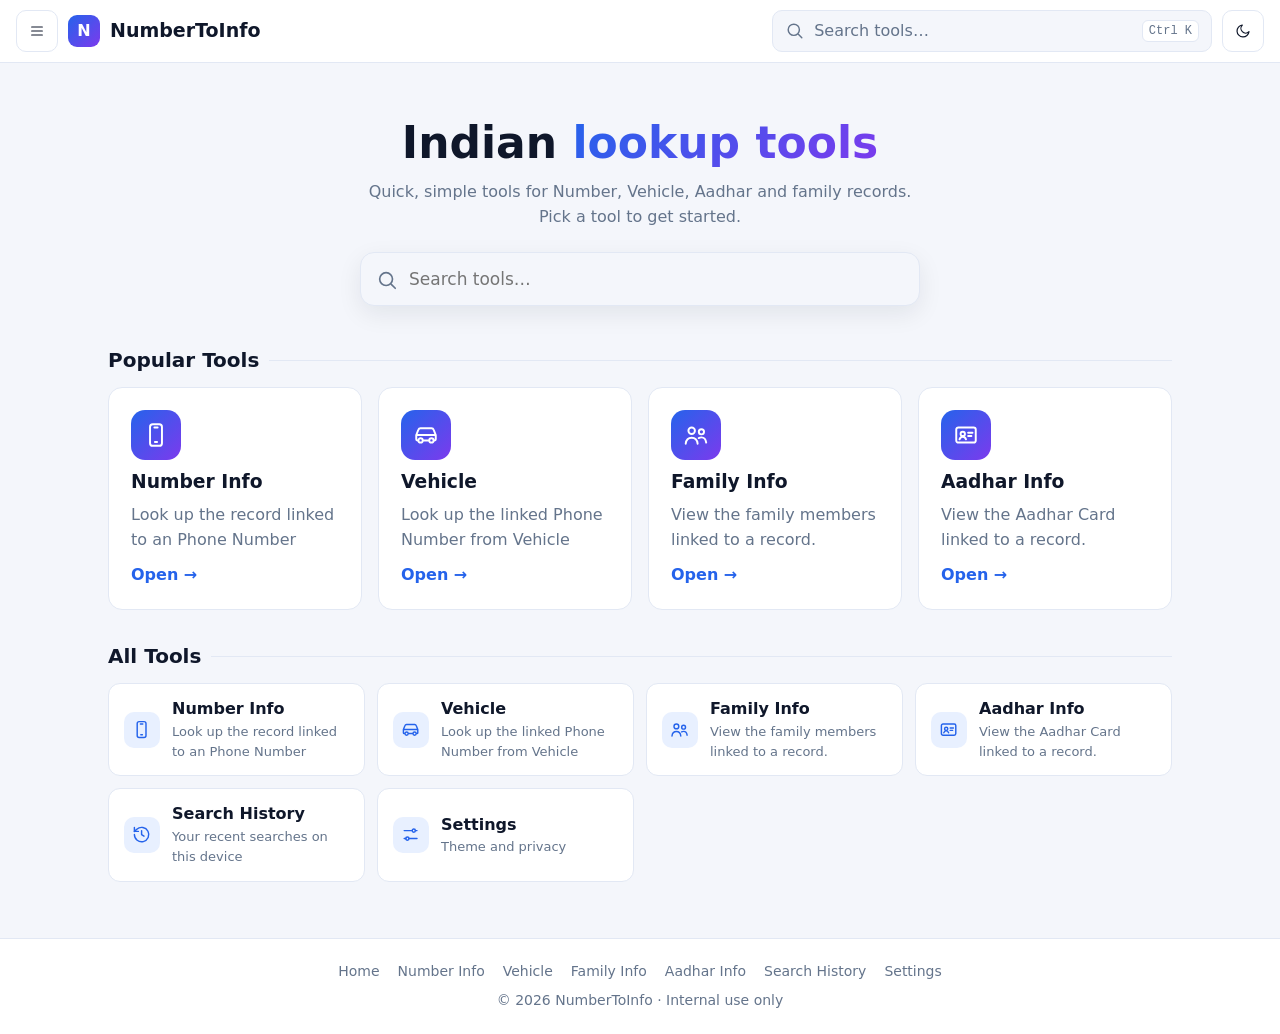
<file: index.html>
<!doctype html>
<html lang="en">
<head>
<meta charset="utf-8">
<meta name="viewport" content="width=device-width, initial-scale=1">
<meta name="robots" content="noindex, nofollow">
<title>Home · Number to Info</title>
<link rel="stylesheet" href="assets/css/style.css">
<script>try{var t=localStorage.getItem('portal_theme');if(t==='dark'||(t==='system'&&matchMedia('(prefers-color-scheme: dark)').matches))document.documentElement.setAttribute('data-theme','dark')}catch(e){}</script>
</head>
<body data-page="home">
<main id="page" class="container"><noscript>This site needs JavaScript.</noscript></main>
<script src="assets/js/config.js"></script>
<script src="assets/js/app.js"></script>
</body>
</html>
</file>
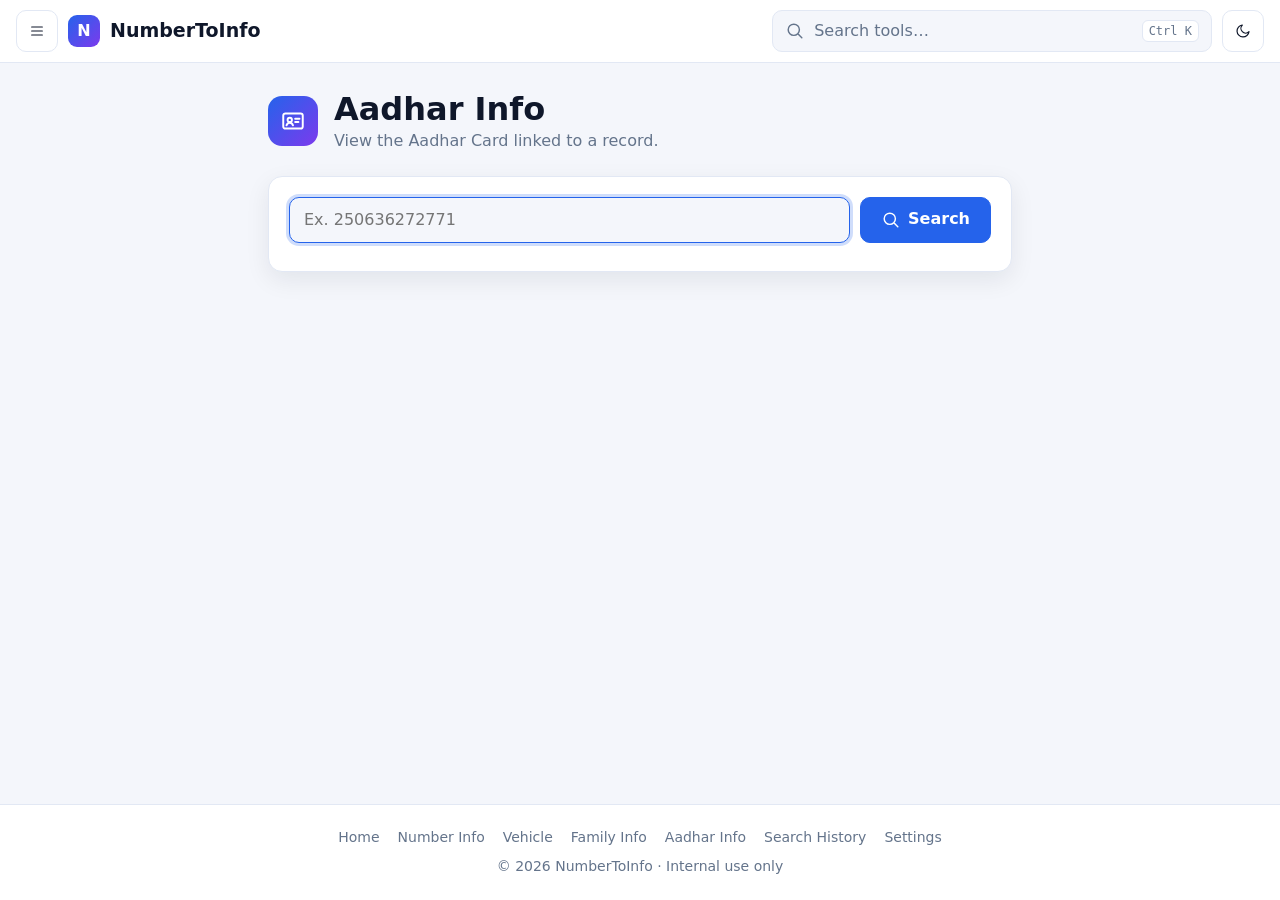
<file: adhar-info.html>
<!doctype html>
<html lang="en">
<head>
<meta charset="utf-8">
<meta name="viewport" content="width=device-width, initial-scale=1">
<meta name="robots" content="noindex, nofollow">
<title>Aadhar Info · Number to Info</title>
<link rel="stylesheet" href="assets/css/style.css">
<script>try{var t=localStorage.getItem('portal_theme');if(t==='dark'||(t==='system'&&matchMedia('(prefers-color-scheme: dark)').matches))document.documentElement.setAttribute('data-theme','dark')}catch(e){}</script>
</head>
<body data-page="aadhar">
<main id="page" class="container narrow"><noscript>This site needs JavaScript.</noscript></main>
<script src="assets/js/config.js"></script>
<script src="assets/js/app.js"></script>
</body>
</html>
</file>
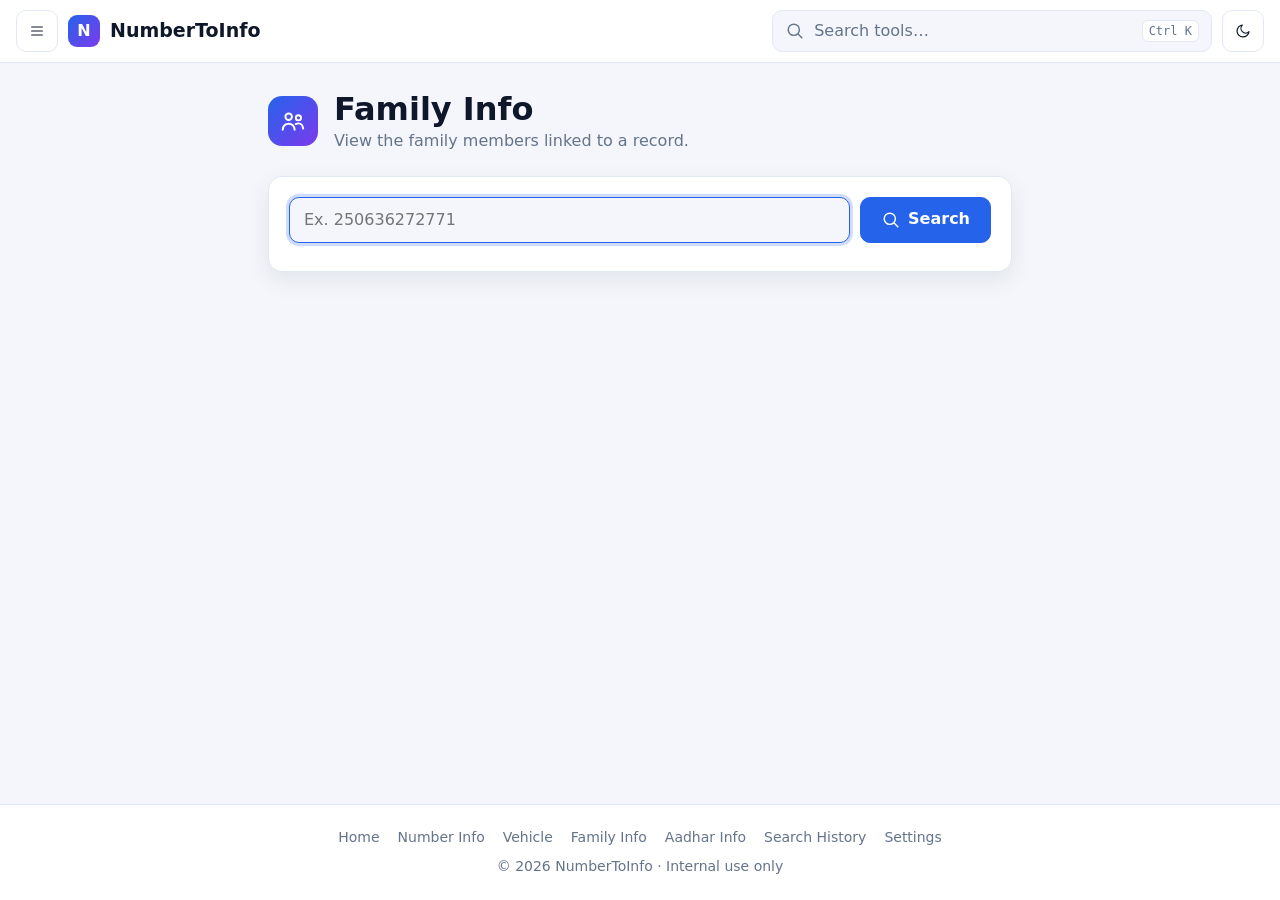
<file: family-info.html>
<!doctype html>
<html lang="en">
<head>
<meta charset="utf-8">
<meta name="viewport" content="width=device-width, initial-scale=1">
<meta name="robots" content="noindex, nofollow">
<title>Family Info · Number to Info</title>
<link rel="stylesheet" href="assets/css/style.css">
<script>try{var t=localStorage.getItem('portal_theme');if(t==='dark'||(t==='system'&&matchMedia('(prefers-color-scheme: dark)').matches))document.documentElement.setAttribute('data-theme','dark')}catch(e){}</script>
</head>
<body data-page="family">
<main id="page" class="container narrow"><noscript>This site needs JavaScript.</noscript></main>
<script src="assets/js/config.js"></script>
<script src="assets/js/app.js"></script>
</body>
</html>
</file>
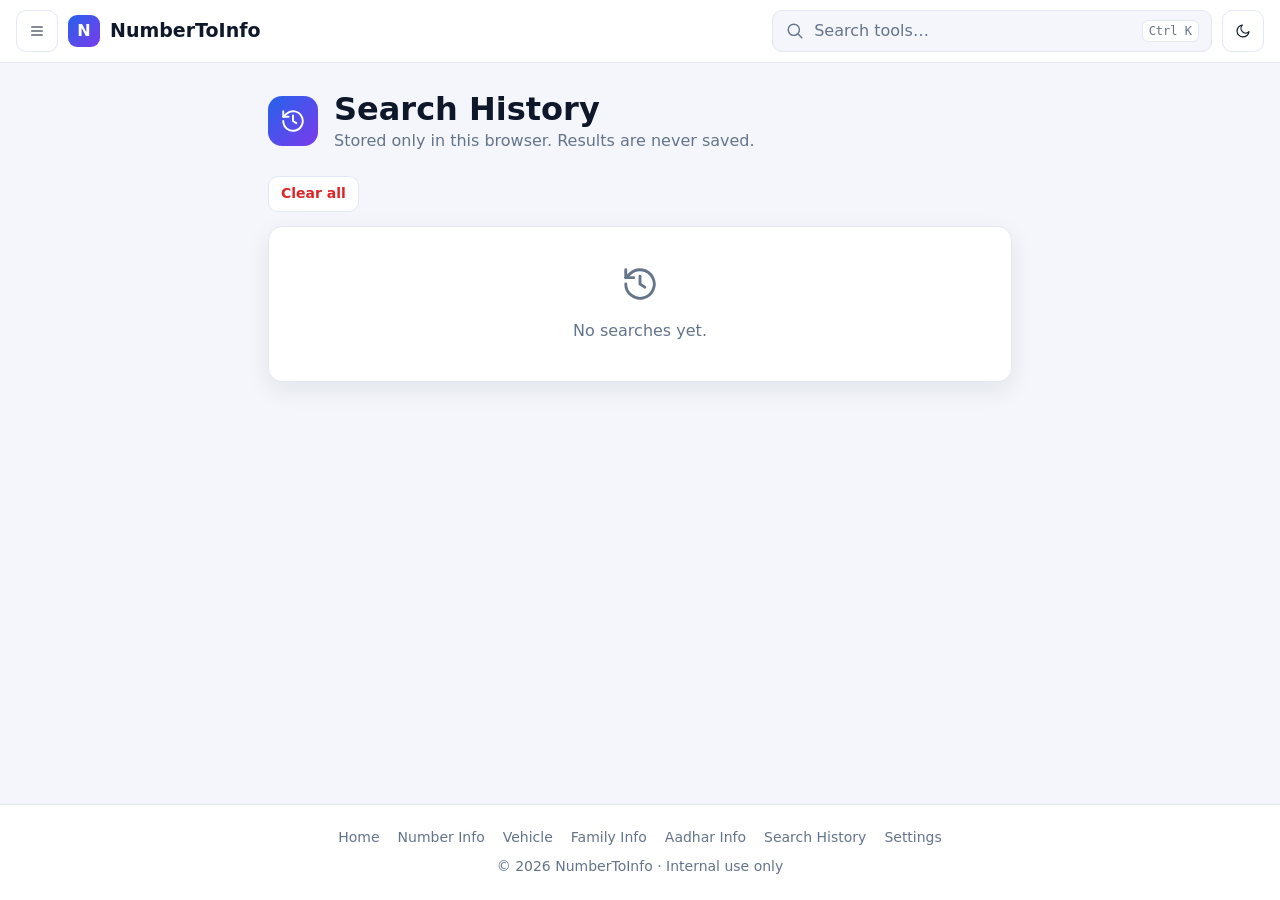
<file: history.html>
<!doctype html>
<html lang="en">
<head>
<meta charset="utf-8">
<meta name="viewport" content="width=device-width, initial-scale=1">
<meta name="robots" content="noindex, nofollow">
<title>Search History · Number to Info</title>
<link rel="stylesheet" href="assets/css/style.css">
<script>try{var t=localStorage.getItem('portal_theme');if(t==='dark'||(t==='system'&&matchMedia('(prefers-color-scheme: dark)').matches))document.documentElement.setAttribute('data-theme','dark')}catch(e){}</script>
</head>
<body data-page="history">
<main id="page" class="container narrow"><noscript>This site needs JavaScript.</noscript></main>
<script src="assets/js/config.js"></script>
<script src="assets/js/app.js"></script>
</body>
</html>
</file>
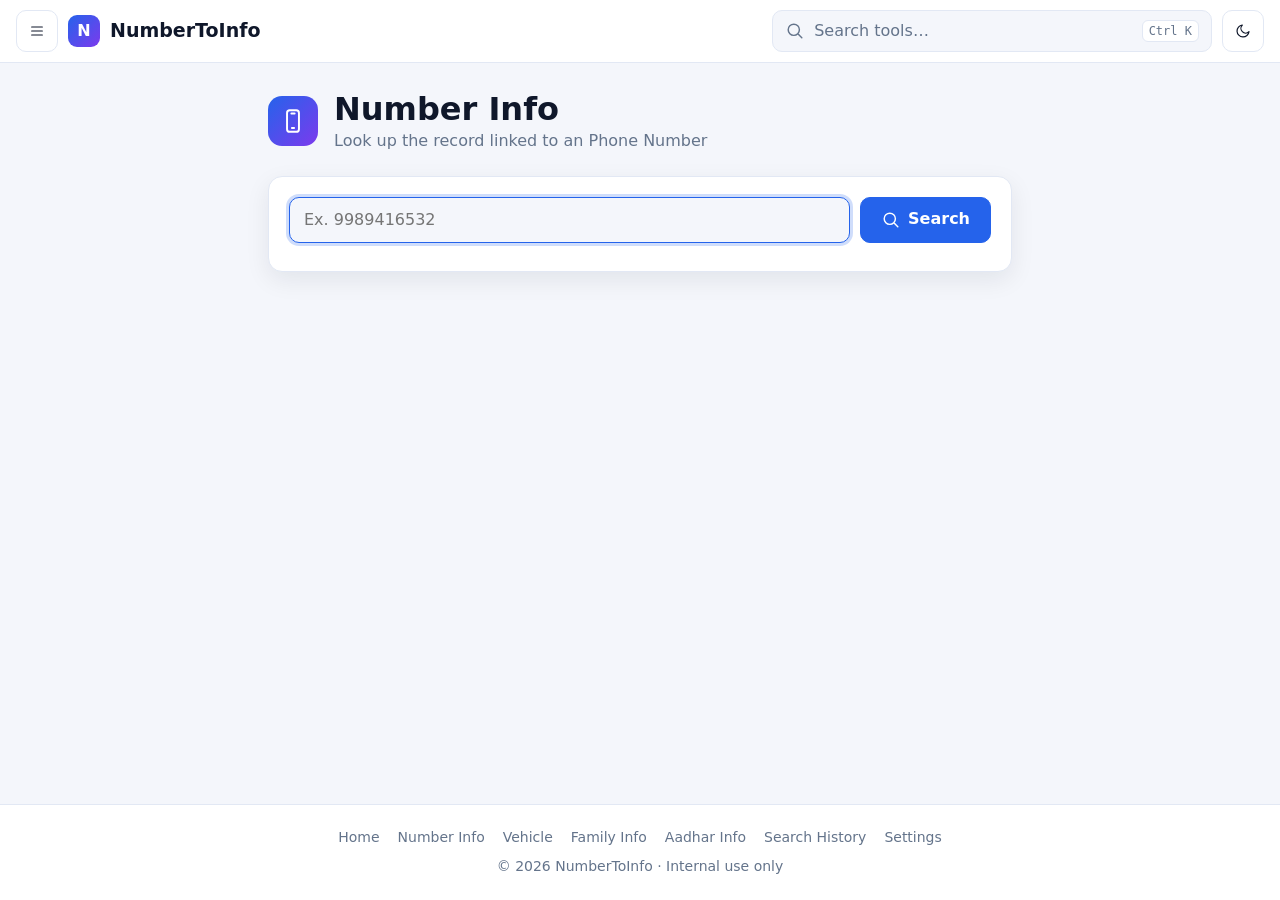
<file: id-info.html>
<!doctype html>
<html lang="en">
<head>
<meta charset="utf-8">
<meta name="viewport" content="width=device-width, initial-scale=1">
<meta name="robots" content="noindex, nofollow">
<title>Number Info · Number to Info</title>
<link rel="stylesheet" href="assets/css/style.css">
<script>try{var t=localStorage.getItem('portal_theme');if(t==='dark'||(t==='system'&&matchMedia('(prefers-color-scheme: dark)').matches))document.documentElement.setAttribute('data-theme','dark')}catch(e){}</script>
</head>
<body data-page="id">
<main id="page" class="container narrow"><noscript>This site needs JavaScript.</noscript></main>
<script src="assets/js/config.js"></script>
<script src="assets/js/app.js"></script>
</body>
</html>
</file>
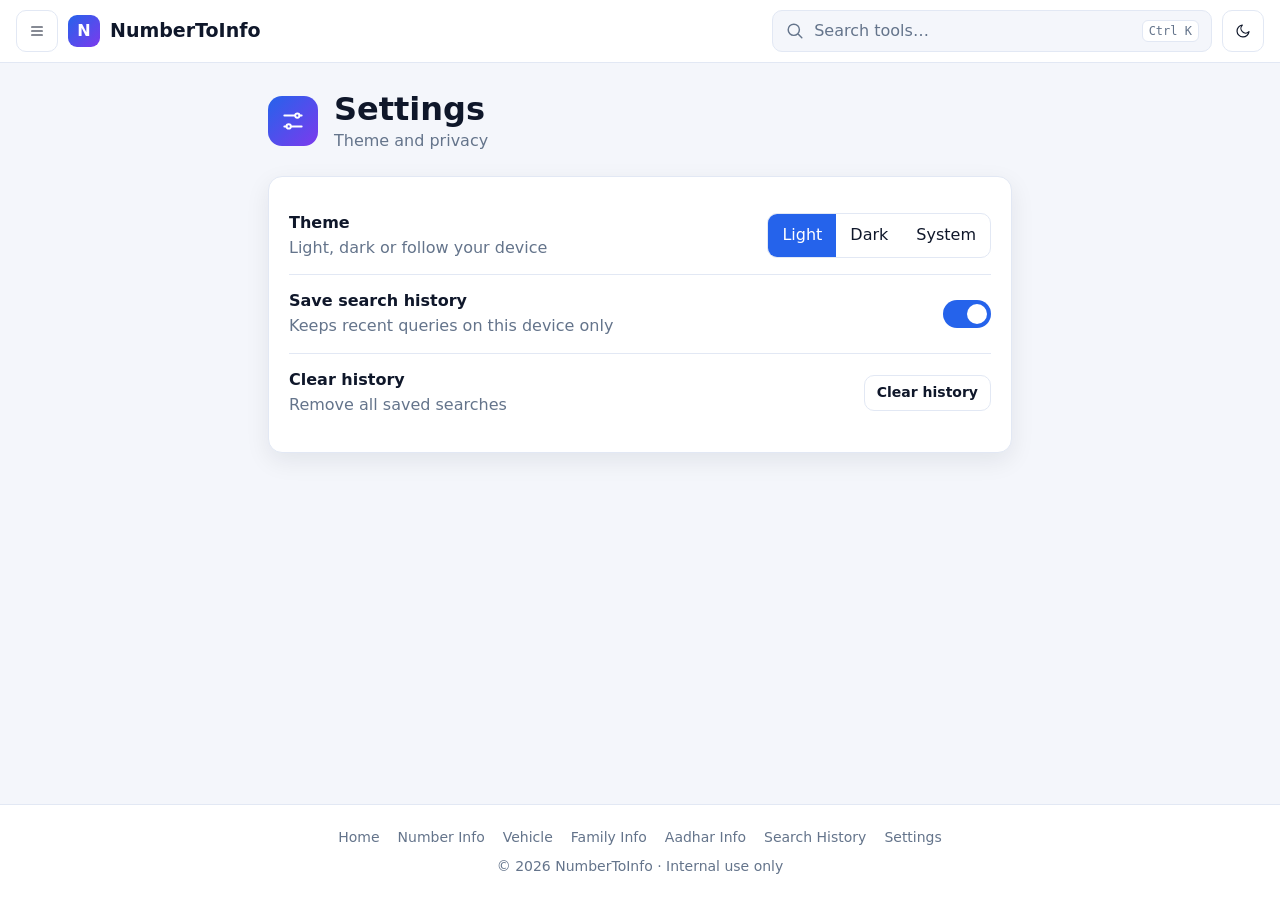
<file: settings.html>
<!doctype html>
<html lang="en">
<head>
<meta charset="utf-8">
<meta name="viewport" content="width=device-width, initial-scale=1">
<meta name="robots" content="noindex, nofollow">
<title>Settings · Number to Info</title>
<link rel="stylesheet" href="assets/css/style.css">
<script>try{var t=localStorage.getItem('portal_theme');if(t==='dark'||(t==='system'&&matchMedia('(prefers-color-scheme: dark)').matches))document.documentElement.setAttribute('data-theme','dark')}catch(e){}</script>
</head>
<body data-page="settings">
<main id="page" class="container narrow"><noscript>This site needs JavaScript.</noscript></main>
<script src="assets/js/config.js"></script>
<script src="assets/js/app.js"></script>
</body>
</html>
</file>
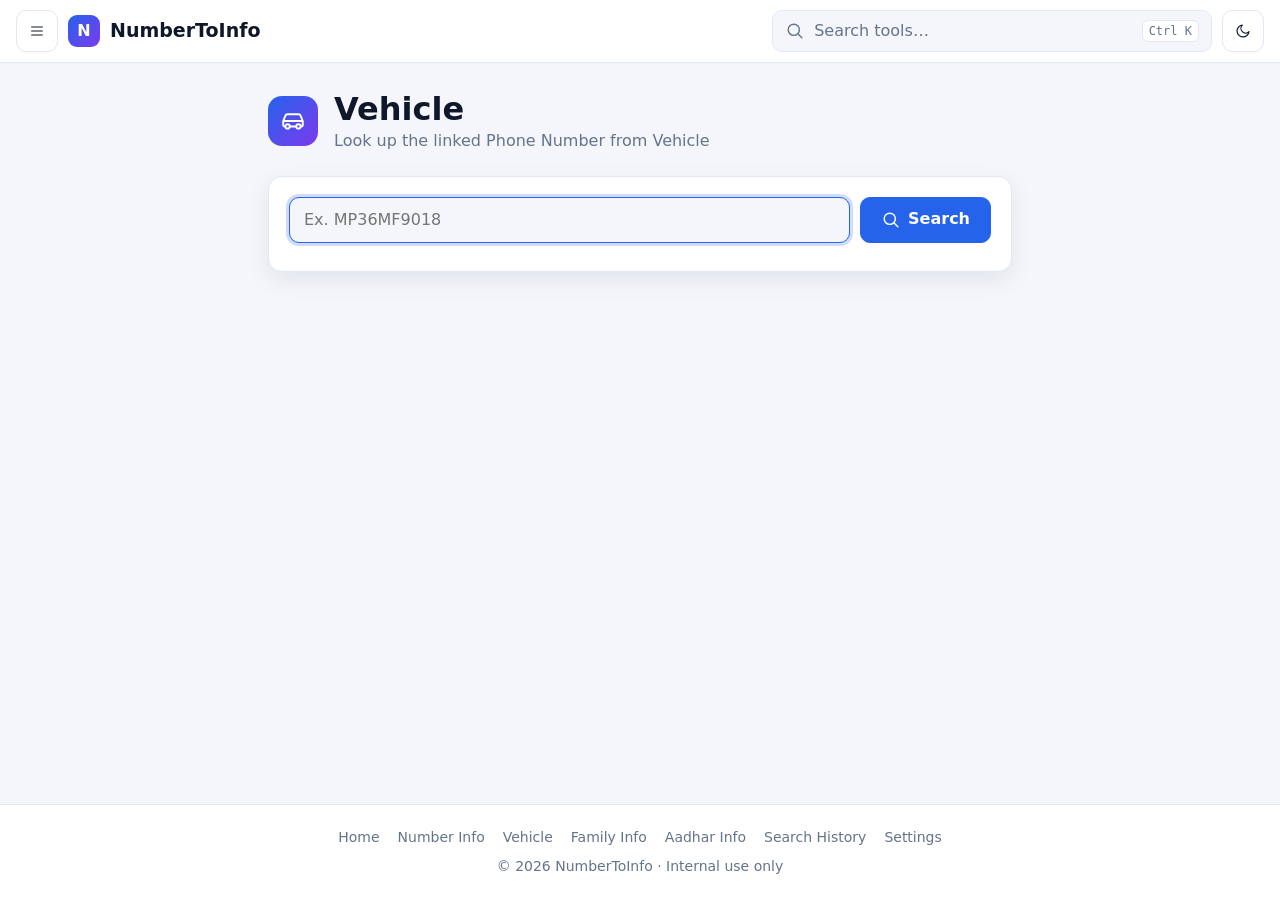
<file: vid-info.html>
<!doctype html>
<html lang="en">
<head>
<meta charset="utf-8">
<meta name="viewport" content="width=device-width, initial-scale=1">
<meta name="robots" content="noindex, nofollow">
<title>Vehicle Info · Number to Info</title>
<link rel="stylesheet" href="assets/css/style.css">
<script>try{var t=localStorage.getItem('portal_theme');if(t==='dark'||(t==='system'&&matchMedia('(prefers-color-scheme: dark)').matches))document.documentElement.setAttribute('data-theme','dark')}catch(e){}</script>
</head>
<body data-page="vid">
<main id="page" class="container narrow"><noscript>This site needs JavaScript.</noscript></main>
<script src="assets/js/config.js"></script>
<script src="assets/js/app.js"></script>
</body>
</html>
</file>
<file: assets/css/style.css>
:root{
  --bg:#f4f6fb; --surface:#fff; --surface2:#f1f5fd; --border:#e2e8f4;
  --text:#0f172a; --muted:#64748b; --primary:#2563eb; --primary2:#7c3aed;
  --accent-soft:#e8f0ff; --danger:#dc2626; --ok:#059669; --warn:#b45309;
  --radius:14px; --shadow:0 8px 24px rgba(15,23,42,.08);
  --grad:linear-gradient(135deg,#2563eb,#7c3aed); color-scheme:light;
}
:root[data-theme="dark"]{
  --bg:#0b1220; --surface:#111a2e; --surface2:#17223b; --border:#23304f;
  --text:#e6ebf7; --muted:#94a3c4; --primary:#5b8cff; --primary2:#a78bfa;
  --accent-soft:#17274d; --danger:#ff6b7d; --ok:#34d399; --warn:#fbbf24;
  --shadow:0 8px 24px rgba(0,0,0,.4); color-scheme:dark;
}
*{box-sizing:border-box}
[hidden]{display:none!important}
html{-webkit-text-size-adjust:100%}
body{margin:0;min-height:100vh;display:flex;flex-direction:column;background:var(--bg);color:var(--text);
  font:16px/1.55 "Inter",system-ui,-apple-system,"Segoe UI",Roboto,"Noto Sans",sans-serif}
body.no-scroll{overflow:hidden}
h1,h2,h3,h4,p{margin:0}h1,h2,h3,h4{line-height:1.25}
a{color:var(--primary)}
.muted{color:var(--muted)}
:focus-visible{outline:2px solid var(--primary);outline-offset:2px;border-radius:8px}
svg.ico{width:1.2em;height:1.2em;fill:none;stroke:currentColor;stroke-width:1.8;stroke-linecap:round;stroke-linejoin:round;flex:none}
.container{width:100%;max-width:1100px;margin:0 auto;padding:26px 18px 56px;flex:1}
.narrow{max-width:780px}

/* header */
.topbar{position:sticky;top:0;z-index:30;display:flex;align-items:center;gap:10px;padding:10px 16px;background:var(--surface);border-bottom:1px solid var(--border)}
.icon-btn{display:inline-grid;place-items:center;width:42px;height:42px;flex:none;border-radius:10px;border:1px solid var(--border);background:var(--surface);color:var(--text);cursor:pointer}
.icon-btn:hover{border-color:var(--primary);color:var(--primary)}
.brand{display:inline-flex;align-items:center;gap:10px;font-weight:800;font-size:19px;color:var(--text);text-decoration:none;white-space:nowrap}
.brand .logo{width:32px;height:32px;border-radius:9px;background:var(--grad);display:grid;place-items:center;color:#fff;font-size:16px}
.brand em{font-style:normal;color:var(--primary)}
.search-trigger{flex:1;min-width:0;max-width:440px;margin-left:auto;display:flex;align-items:center;gap:10px;height:42px;padding:0 12px;border-radius:10px;border:1px solid var(--border);background:var(--bg);color:var(--muted);cursor:pointer;font:inherit;text-align:left}
.search-trigger:hover{border-color:var(--primary)}
.search-trigger span{flex:1;overflow:hidden;text-overflow:ellipsis;white-space:nowrap}
kbd{font:12px/1 ui-monospace,Menlo,Consolas,monospace;padding:4px 6px;border-radius:6px;border:1px solid var(--border);background:var(--surface);color:var(--muted)}

/* buttons */
.btn{display:inline-flex;align-items:center;justify-content:center;gap:8px;height:46px;padding:0 20px;border-radius:10px;border:1px solid var(--border);background:var(--surface);color:var(--text);font:inherit;font-weight:600;text-decoration:none;cursor:pointer;transition:transform .12s,box-shadow .12s,border-color .12s}
.btn:hover{border-color:var(--primary)}
.btn:active{transform:translateY(1px)}
.btn.primary{background:var(--primary);border-color:var(--primary);color:#fff}
.btn.primary:hover{box-shadow:0 6px 16px color-mix(in srgb,var(--primary) 40%,transparent)}
.btn.danger{color:var(--danger)}
.btn.sm{height:36px;padding:0 12px;font-size:14px}
.btn[disabled]{opacity:.65;cursor:not-allowed}

/* drawer */
.scrim{position:fixed;inset:0;background:rgba(15,23,42,.5);opacity:0;pointer-events:none;transition:opacity .2s;z-index:40}
.scrim.show{opacity:1;pointer-events:auto}
.drawer{position:fixed;top:0;bottom:0;left:0;z-index:50;width:min(86vw,310px);padding:16px;display:flex;flex-direction:column;gap:14px;background:var(--surface);border-right:1px solid var(--border);box-shadow:var(--shadow);transform:translateX(-102%);visibility:hidden;transition:transform .25s ease,visibility .25s}
.drawer.open{transform:none;visibility:visible}
.drawer-head{display:flex;align-items:center;justify-content:space-between}
.nav{display:flex;flex-direction:column;gap:4px;overflow-y:auto}
.nav .group{font-size:12px;text-transform:uppercase;letter-spacing:.1em;color:var(--muted);padding:12px 14px 4px}
.nav a{display:flex;align-items:center;gap:12px;padding:11px 14px;border-radius:10px;color:var(--text);text-decoration:none;font-weight:500}
.nav a:hover{background:var(--surface2)}
.nav a.active{background:var(--accent-soft);color:var(--primary)}

/* command palette */
.cmd{position:fixed;inset:0;z-index:60;display:none;align-items:flex-start;justify-content:center;padding:12vh 16px 16px;background:rgba(15,23,42,.55)}
.cmd.open{display:flex}
.cmd-box{width:min(560px,100%);background:var(--surface);border:1px solid var(--border);border-radius:var(--radius);box-shadow:var(--shadow);overflow:hidden}
.cmd-box input{width:100%;border:0;border-bottom:1px solid var(--border);background:transparent;color:var(--text);font:inherit;font-size:17px;padding:16px 18px;outline:none}
.cmd-list{list-style:none;margin:0;padding:8px;max-height:50vh;overflow-y:auto}
.cmd-list a{display:flex;align-items:center;gap:12px;padding:11px 12px;border-radius:10px;color:var(--text);text-decoration:none}
.cmd-list a.sel,.cmd-list a:hover{background:var(--accent-soft)}
.cmd-empty{padding:18px;color:var(--muted);text-align:center}

/* home */
.hero{text-align:center;padding:26px 0 8px}
.hero h1{font-size:clamp(28px,5vw,44px);margin-bottom:10px}
.hero h1 em{font-style:normal;background:var(--grad);-webkit-background-clip:text;background-clip:text;color:transparent}
.hero p{max-width:560px;margin:0 auto}
.hero-search{max-width:560px;margin:22px auto 0;position:relative}
.hero-search input[type="text"]{height:54px;padding:0 16px 0 48px;border-radius:14px;font-size:17px;box-shadow:var(--shadow)}
.hero-search svg{position:absolute;left:16px;top:17px;color:var(--muted);width:22px;height:22px}
.section-title{font-size:20px;margin:34px 0 14px;display:flex;align-items:center;gap:10px}
.section-title::after{content:"";flex:1;height:1px;background:var(--border)}
.cards{display:grid;grid-template-columns:repeat(auto-fit,minmax(250px,1fr));gap:16px}
.tool-card{display:flex;flex-direction:column;gap:10px;padding:22px;border-radius:var(--radius);border:1px solid var(--border);background:var(--surface);color:inherit;text-decoration:none;transition:transform .15s,border-color .15s,box-shadow .15s}
.tool-card:hover{transform:translateY(-3px);border-color:var(--primary);box-shadow:var(--shadow)}
.tool-card .go{margin-top:auto;color:var(--primary);font-weight:600}
.badge-ico{width:50px;height:50px;border-radius:14px;display:grid;place-items:center;background:var(--grad);color:#fff;flex:none}
.badge-ico svg.ico{width:26px;height:26px}
.tiles{display:grid;grid-template-columns:repeat(auto-fill,minmax(230px,1fr));gap:12px}
.tile{display:flex;align-items:center;gap:12px;padding:13px 15px;border-radius:12px;border:1px solid var(--border);background:var(--surface);color:var(--text);text-decoration:none;font-weight:600}
.tile:hover{border-color:var(--primary);color:var(--primary)}
.tile .t-ico{width:36px;height:36px;border-radius:10px;background:var(--accent-soft);color:var(--primary);display:grid;place-items:center;flex:none}
.tile small{display:block;color:var(--muted);font-weight:400;font-size:13px}

/* search pages */
.page-head{display:flex;align-items:center;gap:16px;margin-bottom:22px}
.page-head h1{font-size:clamp(24px,4vw,32px)}
.panel{background:var(--surface);border:1px solid var(--border);border-radius:var(--radius);padding:20px;box-shadow:var(--shadow)}
.search-form{display:flex;gap:10px;flex-wrap:wrap}
.search-form .field-wrap{flex:1 1 260px}
input[type="text"]{height:46px;padding:0 14px;border-radius:10px;border:1px solid var(--border);background:var(--bg);color:var(--text);font:inherit;width:100%}
input[type="text"]:focus{outline:none;border-color:var(--primary);box-shadow:0 0 0 3px color-mix(in srgb,var(--primary) 22%,transparent)}
.hint{font-size:13px;color:var(--muted);margin-top:8px}
.alert{padding:12px 14px;border-radius:10px;border:1px solid var(--border);background:var(--surface2);font-size:14px;margin:14px 0}
.alert.error{border-color:var(--danger);color:var(--danger)}
.alert.info{border-color:var(--primary);background:var(--accent-soft)}
.results{margin-top:22px;display:flex;flex-direction:column;gap:16px}
.result-bar{display:flex;align-items:center;justify-content:space-between;gap:10px;flex-wrap:wrap}
.result-bar h2{font-size:18px;word-break:break-word}
.result-actions{display:flex;gap:8px}
.result-card{background:var(--surface);border:1px solid var(--border);border-radius:var(--radius);padding:18px}
.kv{display:grid;grid-template-columns:repeat(auto-fit,minmax(210px,1fr));gap:14px 22px;margin:0}
.kv>div{min-width:0}
.kv dt{font-size:12px;text-transform:uppercase;letter-spacing:.08em;color:var(--muted);margin-bottom:2px}
.kv dd{margin:0;font-weight:500;word-break:break-word}
.kv .sub{grid-column:1/-1}
.sub h4{font-size:14px;color:var(--primary);margin:6px 0 10px;text-transform:uppercase;letter-spacing:.08em}
.mini-grid{display:grid;grid-template-columns:repeat(auto-fill,minmax(230px,1fr));gap:12px}
.mini{background:var(--surface2);border:1px solid var(--border);border-radius:12px;padding:14px}
.chips{display:flex;flex-wrap:wrap;gap:6px}
.chip,.pill{display:inline-block;padding:3px 10px;border-radius:999px;font-size:13px;background:var(--surface2);border:1px solid var(--border)}
.pill.good{color:var(--ok);border-color:var(--ok)}.pill.bad{color:var(--danger);border-color:var(--danger)}.pill.warn{color:var(--warn);border-color:var(--warn)}
pre.raw{margin:0;padding:16px;overflow:auto;border-radius:12px;background:var(--surface);border:1px solid var(--border);font:13px/1.5 ui-monospace,Menlo,Consolas,monospace;max-height:420px}
.empty{text-align:center;padding:38px 16px;color:var(--muted)}
.empty svg.ico{width:38px;height:38px;margin-bottom:8px}
.spinner{width:18px;height:18px;border-radius:50%;border:2px solid rgba(255,255,255,.45);border-top-color:#fff;animation:spin .7s linear infinite}
.loading-card{display:flex;align-items:center;gap:12px;justify-content:center;padding:34px;color:var(--muted)}
.loading-card .spinner{border-color:var(--border);border-top-color:var(--primary)}
@keyframes spin{to{transform:rotate(360deg)}}

/* history / settings */
.list{list-style:none;margin:0;padding:0;display:flex;flex-direction:column;gap:10px}
.list li{display:flex;align-items:center;gap:12px;padding:12px 14px;border:1px solid var(--border);border-radius:12px;background:var(--surface)}
.list li .grow{flex:1;min-width:0}.list li .grow b{display:block;word-break:break-word}.list li small{color:var(--muted)}
.setting-row{display:flex;align-items:center;justify-content:space-between;gap:14px;padding:14px 0;border-bottom:1px solid var(--border);flex-wrap:wrap}
.setting-row:last-child{border-bottom:0}
.seg{display:inline-flex;border:1px solid var(--border);border-radius:10px;overflow:hidden}
.seg button{border:0;background:transparent;color:var(--text);padding:9px 14px;font:inherit;cursor:pointer}
.seg button.on{background:var(--primary);color:#fff}
.switch{position:relative;width:48px;height:28px;flex:none}
.switch input{appearance:none;-webkit-appearance:none;width:48px;height:28px;border-radius:999px;background:var(--border);border:0;cursor:pointer;margin:0;transition:background .15s}
.switch input:checked{background:var(--primary)}
.switch::after{content:"";position:absolute;top:4px;left:4px;width:20px;height:20px;border-radius:50%;background:#fff;transition:transform .15s;pointer-events:none}
.switch:has(input:checked)::after{transform:translateX(20px)}

.footer{background:var(--surface);border-top:1px solid var(--border);padding:22px 18px;text-align:center;color:var(--muted);font-size:14px}
.footer nav{display:flex;gap:18px;justify-content:center;flex-wrap:wrap;margin-bottom:8px}
.footer a{color:var(--muted);text-decoration:none}.footer a:hover{color:var(--primary)}

@media(max-width:720px){
  .search-trigger kbd{display:none}.search-trigger{max-width:none}
  .brand span:last-child{display:none}.topbar{gap:8px;padding:10px 12px}
  .brand{font-size:17px}.container{padding:20px 14px 44px}
  .search-form .btn{flex:1 1 100%}
}
@media(prefers-reduced-motion:reduce){*{transition:none!important;animation-duration:.01ms!important}}
</file>
